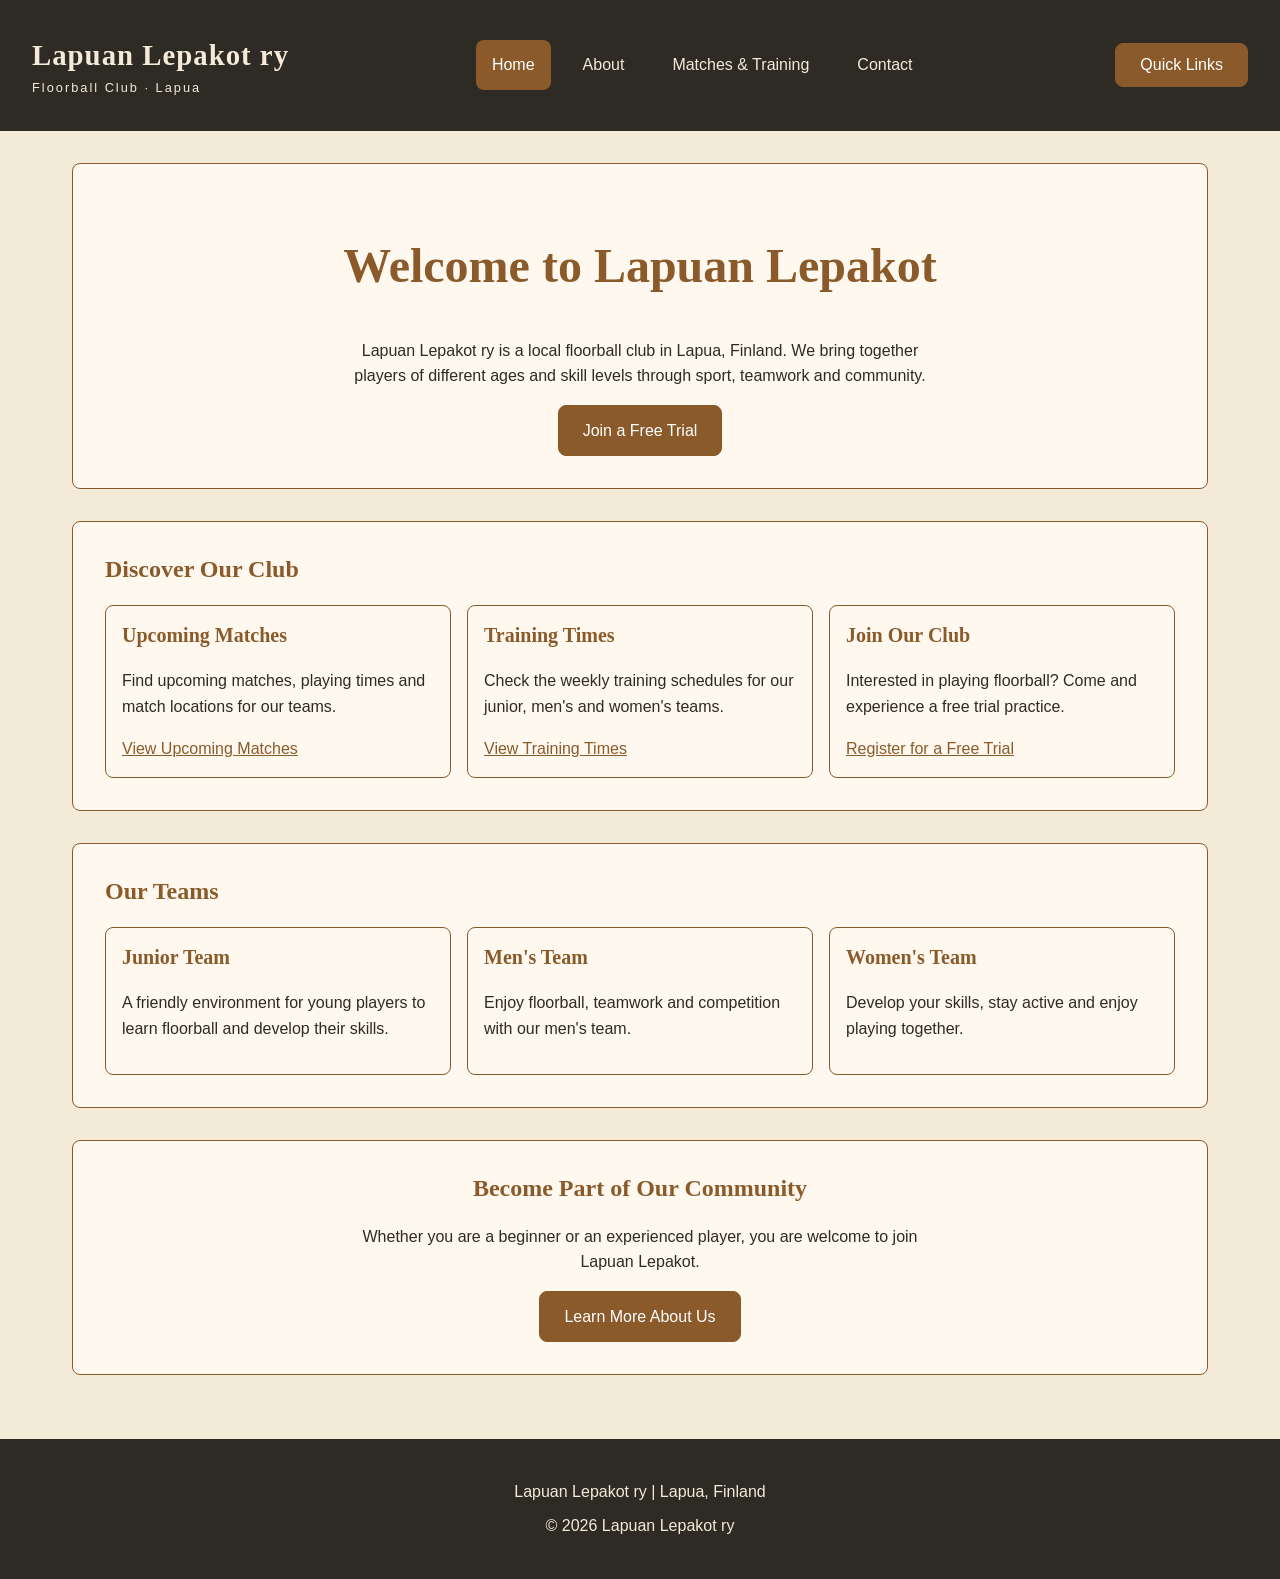
<file: index.html>
<!DOCTYPE html>
<html lang="en">
<head>
    <meta charset="UTF-8">
    <meta name="viewport" content="width=device-width, initial-scale=1.0">
    <title>Home - Lapuan Lepakot ry</title>
    <link rel="stylesheet" href="style.css">
    <script src="script.js" defer></script>
    <link rel="icon" href="data:,">
</head>
<body>

<header>
    <a href="index.html" class="logo">
        Lapuan Lepakot ry
        <span>Floorball Club · Lapua</span>
    </a>

    <nav aria-label="Main navigation">
        <ul>
            <li><a href="index.html" aria-current="page">Home</a></li>
            <li><a href="about.html">About</a></li>
            <li><a href="listing.html">Matches &amp; Training</a></li>
            <li><a href="contact.html">Contact</a></li>
        </ul>
    </nav>

    <!-- E3 - Quick Links Popover -->

    <button type="button" popovertarget="quick-menu">
        Quick Links
    </button>

    <div id="quick-menu" popover>

        <h2>Quick Links</h2>

        <ul>
            <li>
                <a href="listing.html#match-table">
                    Upcoming Matches
                </a>
            </li>

            <li>
                <a href="listing.html#training-times">
                    Training Times
                </a>
            </li>

            <li>
                <a href="contact.html#registration-form">
                    Free Trial Registration
                </a>
            </li>

            <li>
                <a href="contact.html">
                    Contact Information
                </a>
            </li>
        </ul>

        <button type="button"
                popovertarget="quick-menu"
                popovertargetaction="hide">
            Close
        </button>

    </div>

</header>

<main>

    <section class="hero">

        <h1>Welcome to Lapuan Lepakot</h1>

        <p>
            Lapuan Lepakot ry is a local floorball club in Lapua,
            Finland. We bring together players of different ages
            and skill levels through sport, teamwork and community.
        </p>

        <a href="contact.html" class="cta">
            Join a Free Trial
        </a>

    </section>

    <section>

        <h2>Discover Our Club</h2>

        <div class="cards">

            <article class="card">

                <h3>Upcoming Matches</h3>

                <p>
                    Find upcoming matches, playing times
                    and match locations for our teams.
                </p>

                <a href="listing.html#match-table">
                    View Upcoming Matches
                </a>

            </article>

            <article class="card">

                <h3>Training Times</h3>

                <p>
                    Check the weekly training schedules
                    for our junior, men's and women's teams.
                </p>

                <a href="listing.html#training-times">
                    View Training Times
                </a>

            </article>

            <article class="card">

                <h3>Join Our Club</h3>

                <p>
                    Interested in playing floorball?
                    Come and experience a free trial practice.
                </p>

                <a href="contact.html#registration-form">
                    Register for a Free Trial
                </a>

            </article>

        </div>

    </section>

    <section>

        <h2>Our Teams</h2>

        <div class="teams-grid">

            <article class="card">

                <h3>Junior Team</h3>

                <p>
                    A friendly environment for young players
                    to learn floorball and develop their skills.
                </p>

            </article>

            <article class="card">

                <h3>Men's Team</h3>

                <p>
                    Enjoy floorball, teamwork and competition
                    with our men's team.
                </p>

            </article>

            <article class="card">

                <h3>Women's Team</h3>

                <p>
                    Develop your skills, stay active and
                    enjoy playing together.
                </p>

            </article>

        </div>

    </section>

    <section class="hero">

        <h2>Become Part of Our Community</h2>

        <p>
            Whether you are a beginner or an experienced player,
            you are welcome to join Lapuan Lepakot.
        </p>

        <a href="about.html" class="cta">
            Learn More About Us
        </a>

    </section>

</main>

<footer>

    <p>Lapuan Lepakot ry | Lapua, Finland</p>

    <p>© 2026 Lapuan Lepakot ry</p>

</footer>

</body>
</html>
</file>
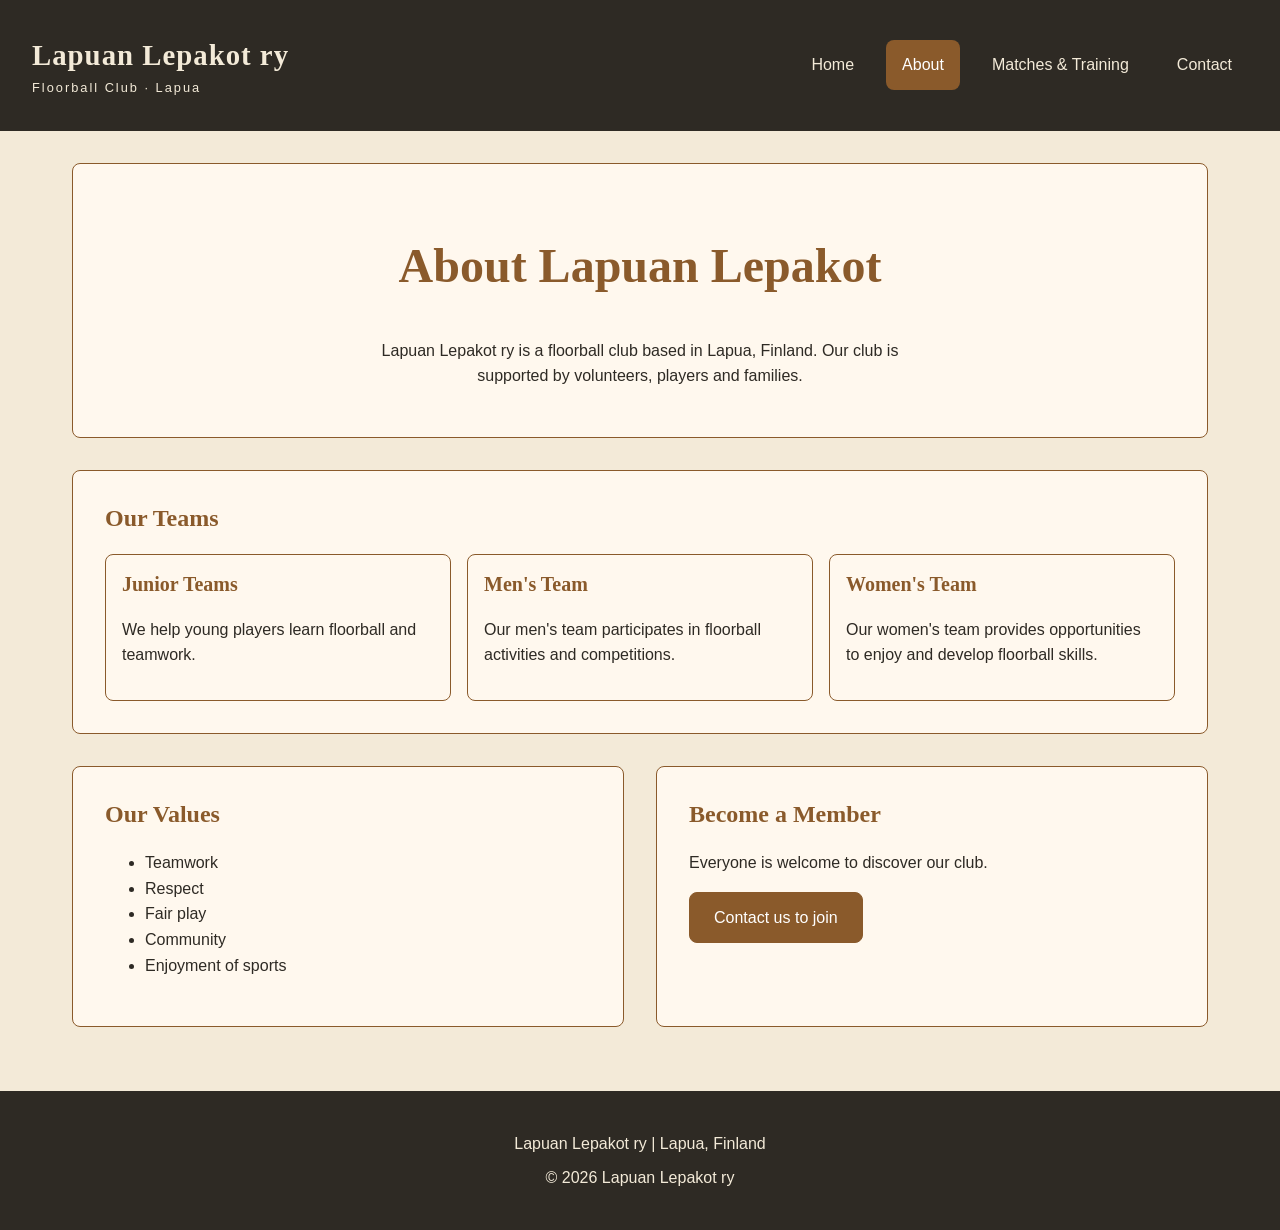
<file: about.html>
<!DOCTYPE html>
<html lang="en">
<head>
    <meta charset="UTF-8">
    <meta name="viewport" content="width=device-width, initial-scale=1.0">
    <title>About Us - Lapuan Lepakot ry</title>
    <link rel="stylesheet" href="style.css">
    <script src="script.js" defer></script>
    <link rel="icon" href="data:,">
</head>
<body>

<header>
    <a href="index.html" class="logo">
        Lapuan Lepakot ry
        <span>Floorball Club · Lapua</span>
    </a>

    <nav aria-label="Main navigation">
        <ul>
            <li><a href="index.html">Home</a></li>
            <li><a href="about.html" aria-current="page">About</a></li>
            <li><a href="listing.html">Matches &amp; Training</a></li>
            <li><a href="contact.html">Contact</a></li>
        </ul>
    </nav>
</header>

<main>

    <section class="hero">
        <h1>About Lapuan Lepakot</h1>

        <p>
            Lapuan Lepakot ry is a floorball club based in Lapua, Finland.
            Our club is supported by volunteers, players and families.
        </p>
    </section>

    <section>
        <h2>Our Teams</h2>

        <div class="teams-grid">

            <article class="card">
                <h3>Junior Teams</h3>
                <p>
                    We help young players learn floorball and teamwork.
                </p>
            </article>

            <article class="card">
                <h3>Men's Team</h3>
                <p>
                    Our men's team participates in floorball
                    activities and competitions.
                </p>
            </article>

            <article class="card">
                <h3>Women's Team</h3>
                <p>
                    Our women's team provides opportunities
                    to enjoy and develop floorball skills.
                </p>
            </article>

        </div>
    </section>

    <div class="two-column">

        <section>
            <h2>Our Values</h2>

            <ul>
                <li>Teamwork</li>
                <li>Respect</li>
                <li>Fair play</li>
                <li>Community</li>
                <li>Enjoyment of sports</li>
            </ul>
        </section>

        <section>
            <h2>Become a Member</h2>

            <p>Everyone is welcome to discover our club.</p>

            <a href="contact.html" class="cta">
                Contact us to join
            </a>
        </section>

    </div>

</main>

<footer>
    <p>Lapuan Lepakot ry | Lapua, Finland</p>
    <p>© 2026 Lapuan Lepakot ry</p>
</footer>

</body>
</html>
</file>
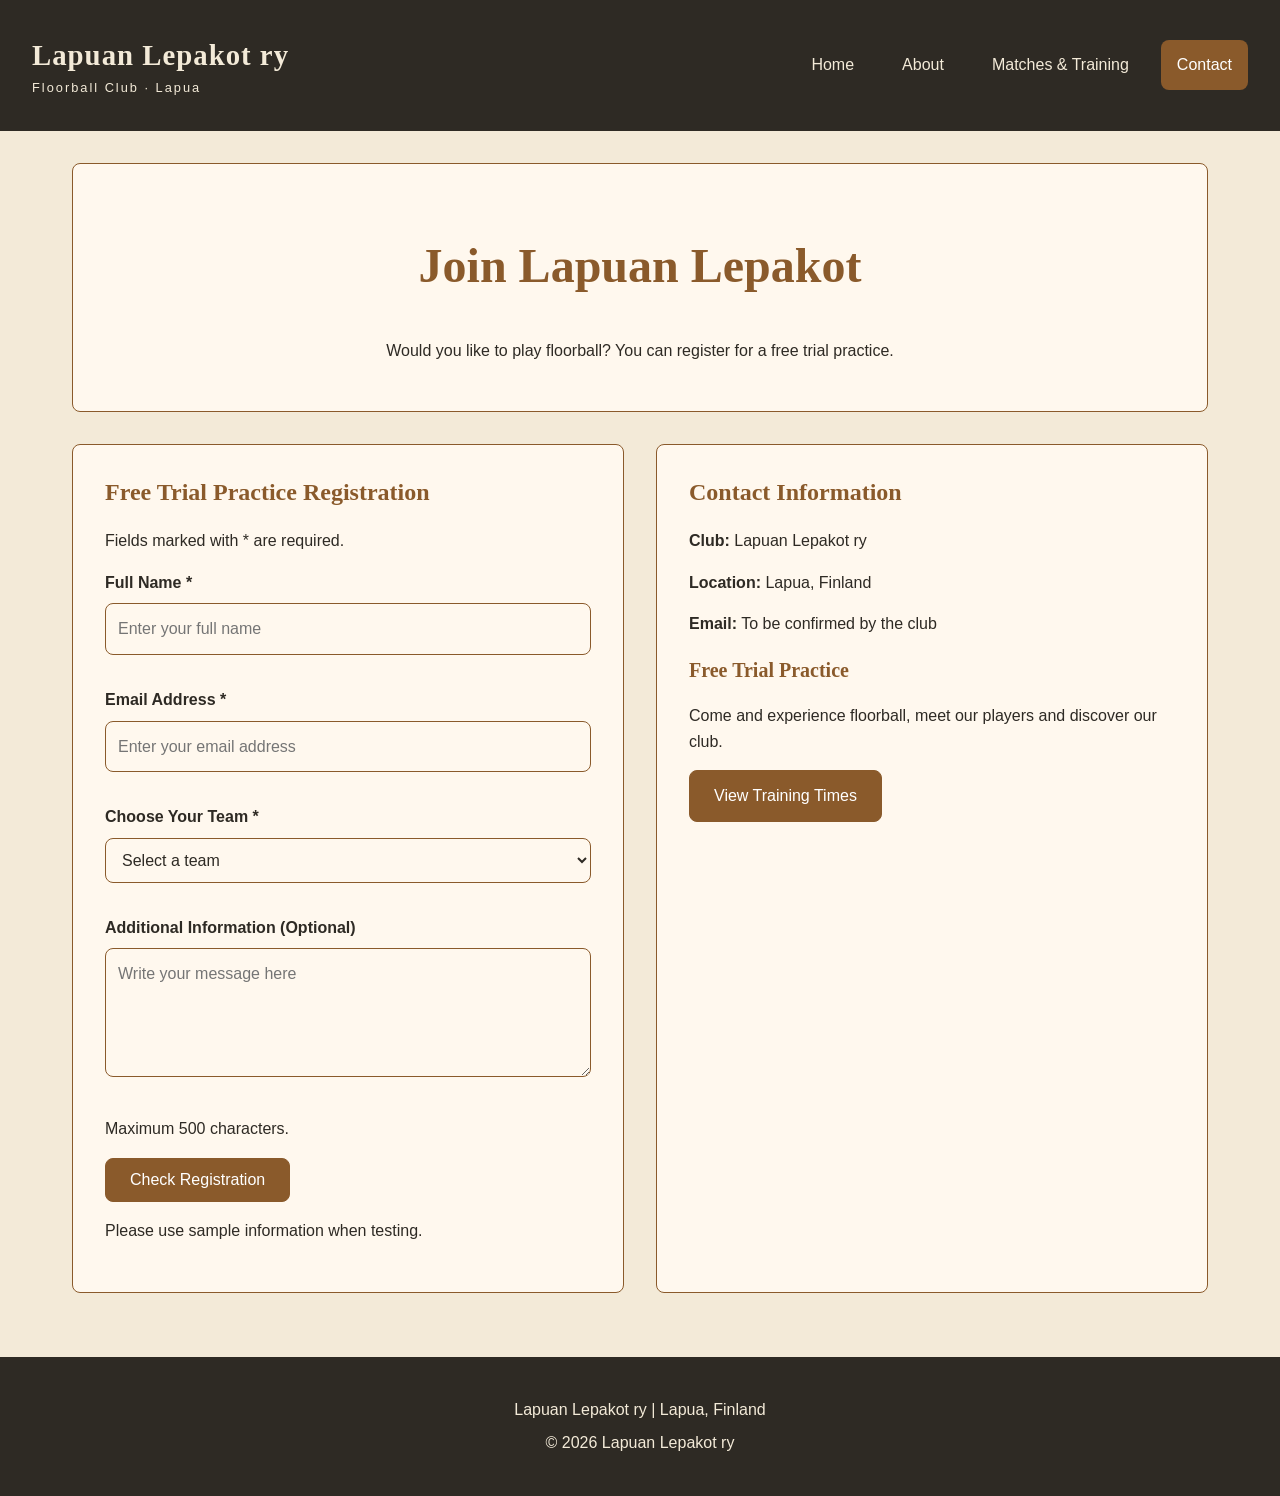
<file: contact.html>
<!DOCTYPE html>
<html lang="en">
<head>
    <meta charset="UTF-8">
    <meta name="viewport" content="width=device-width, initial-scale=1.0">
    <title>Join Us - Lapuan Lepakot ry</title>
    <link rel="stylesheet" href="style.css">
    <script src="script.js" defer></script>
    <link rel="icon" href="data:,">
</head>
<body>

<header>
    <a href="index.html" class="logo">
        Lapuan Lepakot ry
        <span>Floorball Club · Lapua</span>
    </a>

    <nav aria-label="Main navigation">
        <ul>
            <li><a href="index.html">Home</a></li>
            <li><a href="about.html">About</a></li>
            <li><a href="listing.html">Matches &amp; Training</a></li>
            <li><a href="contact.html" aria-current="page">Contact</a></li>
        </ul>
    </nav>
</header>

<main>

    <section class="hero">
        <h1>Join Lapuan Lepakot</h1>

        <p>
            Would you like to play floorball?
            You can register for a free trial practice.
        </p>
    </section>

    <div class="two-column">

        <section>
            <h2>Free Trial Practice Registration</h2>

            <p>Fields marked with * are required.</p>

            <form id="registration-form" action="#" method="post">

                <div class="form-group">
                    <label for="name">Full Name *</label>

                    <input type="text"
                           id="name"
                           name="name"
                           autocomplete="name"
                           placeholder="Enter your full name"
                           aria-describedby="name-error"
                           required>

                    <p id="name-error" class="error-message"></p>
                </div>

                <div class="form-group">
                    <label for="email">Email Address *</label>

                    <input type="email"
                           id="email"
                           name="email"
                           autocomplete="email"
                           placeholder="Enter your email address"
                           aria-describedby="email-error"
                           required>

                    <p id="email-error" class="error-message"></p>
                </div>

                <div class="form-group">
                    <label for="team">Choose Your Team *</label>

                    <select id="team"
                            name="team"
                            aria-describedby="team-error"
                            required>

                        <option value="">Select a team</option>
                        <option value="junior">Junior Team</option>
                        <option value="men">Men's Team</option>
                        <option value="women">Women's Team</option>
                        <option value="unknown">Not Sure Yet</option>

                    </select>

                    <p id="team-error" class="error-message"></p>
                </div>

                <div class="form-group">
                    <label for="message">
                        Additional Information (Optional)
                    </label>

                    <textarea id="message"
                              name="message"
                              rows="4"
                              maxlength="500"
                              placeholder="Write your message here"
                              aria-describedby="message-help"></textarea>

                    <p id="message-help">
                        Maximum 500 characters.
                    </p>
                </div>

                <button type="submit" id="submit-registration" disabled>
                    Check Registration
                </button>

                <p id="form-status" role="status"></p>

                <noscript>
                    <p>JavaScript is required to check your registration.</p>
                </noscript>

            </form>

            <p>
                Please use sample information when testing.
            </p>

        </section>

        <section>
            <h2>Contact Information</h2>

            <p><strong>Club:</strong> Lapuan Lepakot ry</p>

            <p><strong>Location:</strong> Lapua, Finland</p>

            <p><strong>Email:</strong> To be confirmed by the club</p>

            <h3>Free Trial Practice</h3>

            <p>
                Come and experience floorball, meet our players
                and discover our club.
            </p>

            <a href="listing.html" class="cta">
                View Training Times
            </a>
        </section>

    </div>

</main>

<footer>
    <p>Lapuan Lepakot ry | Lapua, Finland</p>
    <p>© 2026 Lapuan Lepakot ry</p>
</footer>

</body>
</html>
</file>
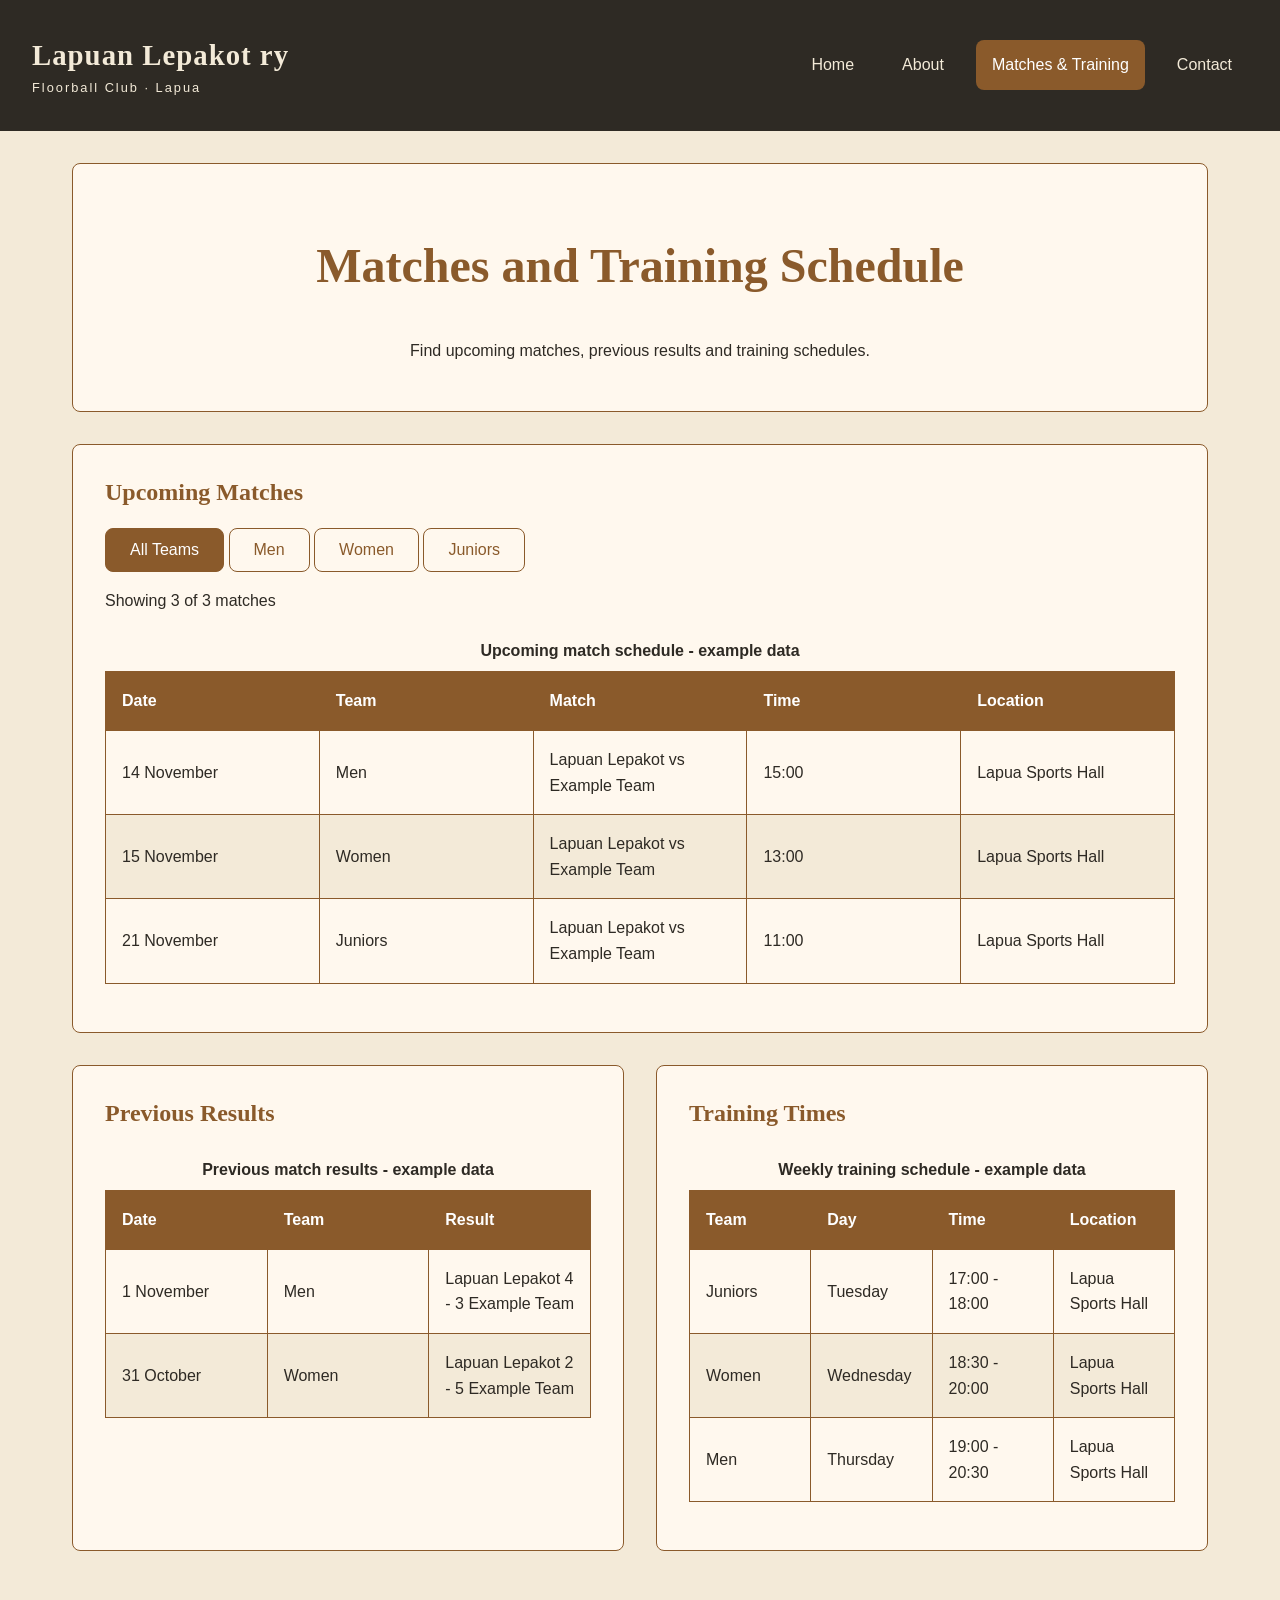
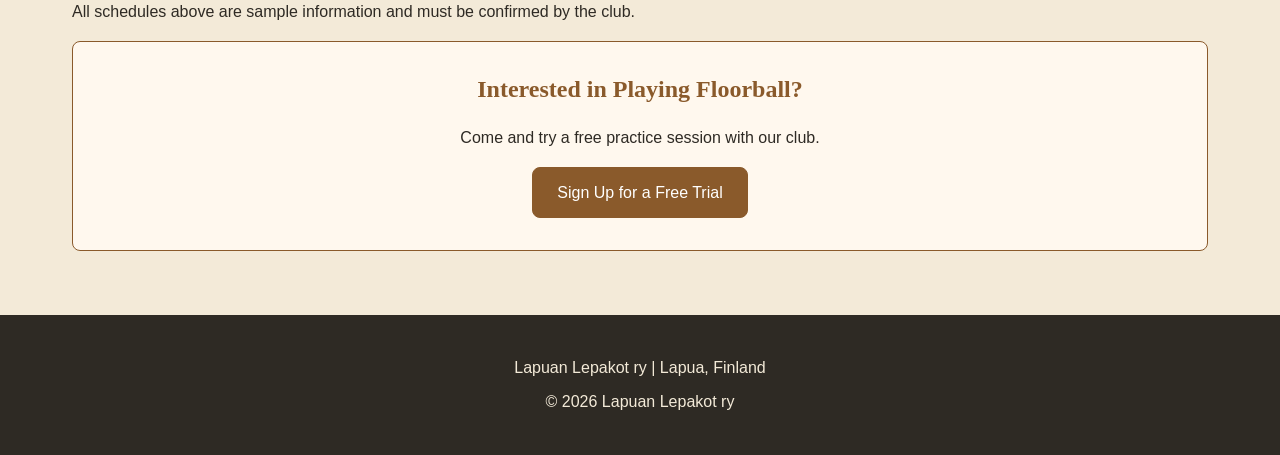
<file: listing.html>
<!DOCTYPE html>
<html lang="en">
<head>
    <meta charset="UTF-8">
    <meta name="viewport" content="width=device-width, initial-scale=1.0">
    <title>Matches and Training - Lapuan Lepakot</title>
    <link rel="stylesheet" href="style.css">
    <script src="script.js" defer></script>
    <link rel="icon" href="data:,">
</head>
<body>

<header>
    <a href="index.html" class="logo">
        Lapuan Lepakot ry
        <span>Floorball Club · Lapua</span>
    </a>

    <nav aria-label="Main navigation">
        <ul>
            <li><a href="index.html">Home</a></li>
            <li><a href="about.html">About</a></li>
            <li><a href="listing.html" aria-current="page">Matches &amp; Training</a></li>
            <li><a href="contact.html">Contact</a></li>
        </ul>
    </nav>
</header>

<main>

    <section class="hero">
        <h1>Matches and Training Schedule</h1>

        <p>
            Find upcoming matches, previous results
            and training schedules.
        </p>
    </section>

    <section>
        <h2>Upcoming Matches</h2>

        <div class="filter-buttons" role="group" aria-label="Filter matches by team">

            <button type="button" data-filter="all" aria-pressed="true">
                All Teams
            </button>

            <button type="button" data-filter="men" aria-pressed="false">
                Men
            </button>

            <button type="button" data-filter="women" aria-pressed="false">
                Women
            </button>

            <button type="button" data-filter="juniors" aria-pressed="false">
                Juniors
            </button>

        </div>

        <p id="match-status" role="status">
            Showing 3 of 3 matches
        </p>

        <table id="match-table">
            <caption>Upcoming match schedule - example data</caption>

            <thead>
                <tr>
                    <th scope="col">Date</th>
                    <th scope="col">Team</th>
                    <th scope="col">Match</th>
                    <th scope="col">Time</th>
                    <th scope="col">Location</th>
                </tr>
            </thead>

            <tbody>
                <tr data-team="men">
                    <td>14 November</td>
                    <td>Men</td>
                    <td>Lapuan Lepakot vs Example Team</td>
                    <td>15:00</td>
                    <td>Lapua Sports Hall</td>
                </tr>

                <tr data-team="women">
                    <td>15 November</td>
                    <td>Women</td>
                    <td>Lapuan Lepakot vs Example Team</td>
                    <td>13:00</td>
                    <td>Lapua Sports Hall</td>
                </tr>

                <tr data-team="juniors">
                    <td>21 November</td>
                    <td>Juniors</td>
                    <td>Lapuan Lepakot vs Example Team</td>
                    <td>11:00</td>
                    <td>Lapua Sports Hall</td>
                </tr>
            </tbody>
        </table>
    </section>

    <div class="two-column">

        <section>
            <h2>Previous Results</h2>

            <table>
                <caption>Previous match results - example data</caption>

                <thead>
                    <tr>
                        <th scope="col">Date</th>
                        <th scope="col">Team</th>
                        <th scope="col">Result</th>
                    </tr>
                </thead>

                <tbody>
                    <tr>
                        <td>1 November</td>
                        <td>Men</td>
                        <td>Lapuan Lepakot 4 - 3 Example Team</td>
                    </tr>

                    <tr>
                        <td>31 October</td>
                        <td>Women</td>
                        <td>Lapuan Lepakot 2 - 5 Example Team</td>
                    </tr>
                </tbody>
            </table>
        </section>
            <section id="training-times">
             <h2>Training Times</h2>

            <table>
                <caption>Weekly training schedule - example data</caption>

                <thead>
                    <tr>
                        <th scope="col">Team</th>
                        <th scope="col">Day</th>
                        <th scope="col">Time</th>
                        <th scope="col">Location</th>
                    </tr>
                </thead>

                <tbody>
                    <tr>
                        <td>Juniors</td>
                        <td>Tuesday</td>
                        <td>17:00 - 18:00</td>
                        <td>Lapua Sports Hall</td>
                    </tr>

                    <tr>
                        <td>Women</td>
                        <td>Wednesday</td>
                        <td>18:30 - 20:00</td>
                        <td>Lapua Sports Hall</td>
                    </tr>

                    <tr>
                        <td>Men</td>
                        <td>Thursday</td>
                        <td>19:00 - 20:30</td>
                        <td>Lapua Sports Hall</td>
                    </tr>
                </tbody>
            </table>
        </section>

    </div>

    <p>
        All schedules above are sample information
        and must be confirmed by the club.
    </p>

    <section class="hero">
        <h2>Interested in Playing Floorball?</h2>

        <p>Come and try a free practice session with our club.</p>

        <a href="contact.html" class="cta">
            Sign Up for a Free Trial
        </a>
    </section>

</main>

<footer>
    <p>Lapuan Lepakot ry | Lapua, Finland</p>
    <p>© 2026 Lapuan Lepakot ry</p>
</footer>

</body>
</html>
</file>
<file: style.css>
/* 1. Colours, fonts and spacing */

:root {
    color-scheme: light dark;

    --background: #f3ead8;
    --text: #2e2a24;
    --accent: #8a5a2b;
    --surface: #fff8ee;
    --header: #2e2a24;
    --header-text: #f3ead8;
    --button-text: #ffffff;
    --border: #8a5a2b;

    --font-heading: Georgia, serif;
    --font-text: Arial, sans-serif;

    --space-small: 0.5rem;
    --space-medium: 1rem;
    --space-large: 2rem;
    --radius: 8px;
}


/* 2. Basic page settings */

*, *::before, *::after {
    box-sizing: border-box;
}

html {
    scroll-behavior: smooth;
}

body {
    margin: 0;
    min-height: 100vh;
    min-height: 100dvh;
    background-color: var(--background);
    color: var(--text);
    font-family: var(--font-text);
    font-size: 1rem;
    line-height: 1.6;
    overflow-wrap: break-word;

    display: grid;
    grid-template-rows: auto 1fr auto;
}


/* 3. Header */

header {
    background-color: var(--header);
    color: var(--header-text);
    padding: var(--space-medium);

    display: flex;
    flex-direction: column;
    align-items: center;
    gap: var(--space-medium);
}

header h1,
header h2 {
    color: var(--header-text);
    margin: 0;
}


/* 4. Text-based logo */

.logo {
    display: inline-block;
    color: var(--header-text);
    font-family: var(--font-heading);
    font-size: 1.8rem;
    font-weight: bold;
    text-decoration: none;
    text-align: center;
    letter-spacing: 1px;
}

.logo span {
    display: block;
    font-family: var(--font-text);
    font-size: 0.8rem;
    font-weight: normal;
    letter-spacing: 2px;
}

.logo:hover {
    text-decoration: none;
}


/* 5. Navigation using Flexbox */

nav ul {
    display: flex;
    flex-wrap: wrap;
    justify-content: center;
    gap: var(--space-small);

    list-style: none;
    padding: 0;
    margin: 0;
}

nav a {
    display: block;
    color: var(--header-text);
    text-decoration: none;
    padding: 0.75rem 1rem;
    border-radius: var(--radius);
}

nav a:hover,
nav a[aria-current="page"] {
    background-color: var(--accent);
    color: var(--button-text);
}


/* 6. Main content */

main {
    width: 100%;
    max-width: 75rem;
    min-width: 0;
    margin-inline: auto;
    padding: var(--space-medium);
}


/* 7. Headings and paragraphs */

h1, h2, h3 {
    font-family: var(--font-heading);
    color: var(--accent);
    line-height: 1.3;
}

h1 {
    font-size: clamp(2rem, 5vw, 3rem);
}

h2 {
    font-size: 1.5rem;
}

h3 {
    font-size: 1.25rem;
}

p {
    max-width: 65ch;
    margin-bottom: var(--space-medium);
}


/* 8. Content sections */

section {
    background-color: var(--surface);
    padding: var(--space-medium);
    margin-bottom: var(--space-large);
    border: 1px solid var(--border);
    border-radius: var(--radius);
}

section h2 {
    margin-top: 0;
}


/* 9. Hero section */

.hero {
    text-align: center;
    padding: var(--space-large);
}

.hero p {
    margin-inline: auto;
}


/* 10. Responsive cards using CSS Grid */

.cards,
.teams-grid {
    display: grid;
    grid-template-columns:
        repeat(auto-fit, minmax(min(100%, 16rem), 1fr));
    gap: var(--space-medium);
}

.card {
    min-width: 0;
    background-color: var(--surface);
    border: 1px solid var(--border);
    border-radius: var(--radius);
    padding: var(--space-medium);
}

.card h3 {
    margin-top: 0;
}


/* 11. Links */

a {
    color: var(--accent);
}

a:hover {
    text-decoration: underline;
}


/* 12. Buttons */

button,
.btn,
.cta {
    display: inline-block;
    background-color: var(--accent);
    color: var(--button-text);
    padding: 0.75rem 1.5rem;
    border: 1px solid var(--border);
    border-radius: var(--radius);
    font-family: var(--font-text);
    font-size: 1rem;
    text-decoration: none;
    text-align: center;
    cursor: pointer;
}

button:hover,
.btn:hover,
.cta:hover {
    text-decoration: underline;
}


/* 13. Images */

img {
    display: block;
    max-width: 100%;
    height: auto;
    border-radius: var(--radius);
}


/* 14. Match and training tables */

table {
    width: 100%;
    table-layout: fixed;
    border-collapse: collapse;
    margin-block: var(--space-medium);
}

th,
td {
    padding: var(--space-small);
    border: 1px solid var(--border);
    text-align: left;
    overflow-wrap: anywhere;
}

th {
    background-color: var(--accent);
    color: var(--button-text);
}

tbody tr:nth-child(even) {
    background-color: var(--background);
}

caption {
    font-weight: bold;
    padding: var(--space-small);
}


/* 15. Contact and registration form */

form {
    width: 100%;
    max-width: 40rem;
    margin-inline: auto;
}

label {
    display: block;
    font-weight: bold;
    margin-bottom: var(--space-small);
}

input,
select,
textarea {
    width: 100%;
    min-width: 0;
    padding: 0.75rem;
    margin-bottom: var(--space-medium);

    background-color: var(--surface);
    color: var(--text);

    border: 1px solid var(--border);
    border-radius: var(--radius);
    font: inherit;
}

textarea {
    min-height: 8rem;
    resize: vertical;
}

input[type="checkbox"],
input[type="radio"] {
    width: auto;
}


/* 16. Keyboard accessibility */

a:focus-visible,
button:focus-visible,
input:focus-visible,
select:focus-visible,
textarea:focus-visible {
    outline: 3px solid var(--text);
    outline-offset: 4px;
}

header a:focus-visible,
footer a:focus-visible {
    outline-color: var(--header-text);
}


/* 17. Footer */

footer {
    background-color: var(--header);
    color: var(--header-text);
    text-align: center;
    padding: var(--space-large);
}

footer p {
    margin: 0.5rem auto;
}

footer a {
    color: var(--header-text);
}


/* 18. Desktop responsive layout */

@media (min-width: 48rem) {

    header {
        flex-direction: row;
        justify-content: space-between;
        padding: var(--space-large);
    }

    .logo {
        text-align: left;
    }

    nav ul {
        gap: var(--space-medium);
    }

    main {
        padding: var(--space-large);
    }

    section {
        padding: var(--space-large);
    }

    .two-column {
        display: grid;
        grid-template-columns: 1fr 1fr;
        gap: var(--space-large);
    }

    th,
    td {
        padding: var(--space-medium);
    }
}


/* 19. Automatic dark mode */

@media (prefers-color-scheme: dark) {

    :root {
        --background: #211e19;
        --text: #f3ead8;
        --accent: #d6a66e;
        --surface: #302a23;
        --header: #171410;
        --header-text: #f3ead8;
        --button-text: #211e19;
        --border: #d6a66e;
    }
}


/* 20. Reduced motion accessibility */

@media (prefers-reduced-motion: reduce) {

    html {
        scroll-behavior: auto;
    }
}
@media (max-width: 480px) {
    nav {
        width: 100%;
    }

    nav ul {
        display: flex;
        flex-wrap: nowrap;
        justify-content: center;
        gap: 0.15rem;
    }

    nav a {
        font-size: 0.75rem;
        padding: 0.65rem 0.3rem;
        white-space: nowrap;
    }

    .logo {
        font-size: 1.4rem;
    }
}

/* ========================================
   E3 - Quick Links Popover
   ======================================== */

#quick-menu {
    background-color: var(--surface);
    color: var(--text);
    border: 2px solid var(--border);
    border-radius: var(--radius);
    padding: var(--space-large);
    width: min(90%, 350px);
    max-height: 85vh;
    overflow-y: auto;
    box-shadow: 0 8px 24px rgba(0, 0, 0, 0.2);
}

#quick-menu h2 {
    color: var(--accent);
    margin-top: 0;
}

#quick-menu ul {
    list-style: none;
    padding: 0;
    margin-bottom: var(--space-large);
}

#quick-menu li {
    margin-bottom: var(--space-medium);
}

#quick-menu a {
    color: var(--accent);
    text-decoration: underline;
}

#quick-menu a:focus-visible,
#quick-menu button:focus-visible {
    outline-color: var(--text);
}

#quick-menu button {
    width: 100%;
}

#quick-menu::backdrop {
    background-color: rgba(0, 0, 0, 0.4);
}

/* Responsive header */

header {
    flex-wrap: wrap;
}
.filter-buttons button {
    background-color: var(--surface);
    color: var(--accent);
    border: 1px solid var(--accent);
}

.filter-buttons button[aria-pressed="true"] {
    background-color: var(--accent);
    color: var(--button-text);
}
</file>
